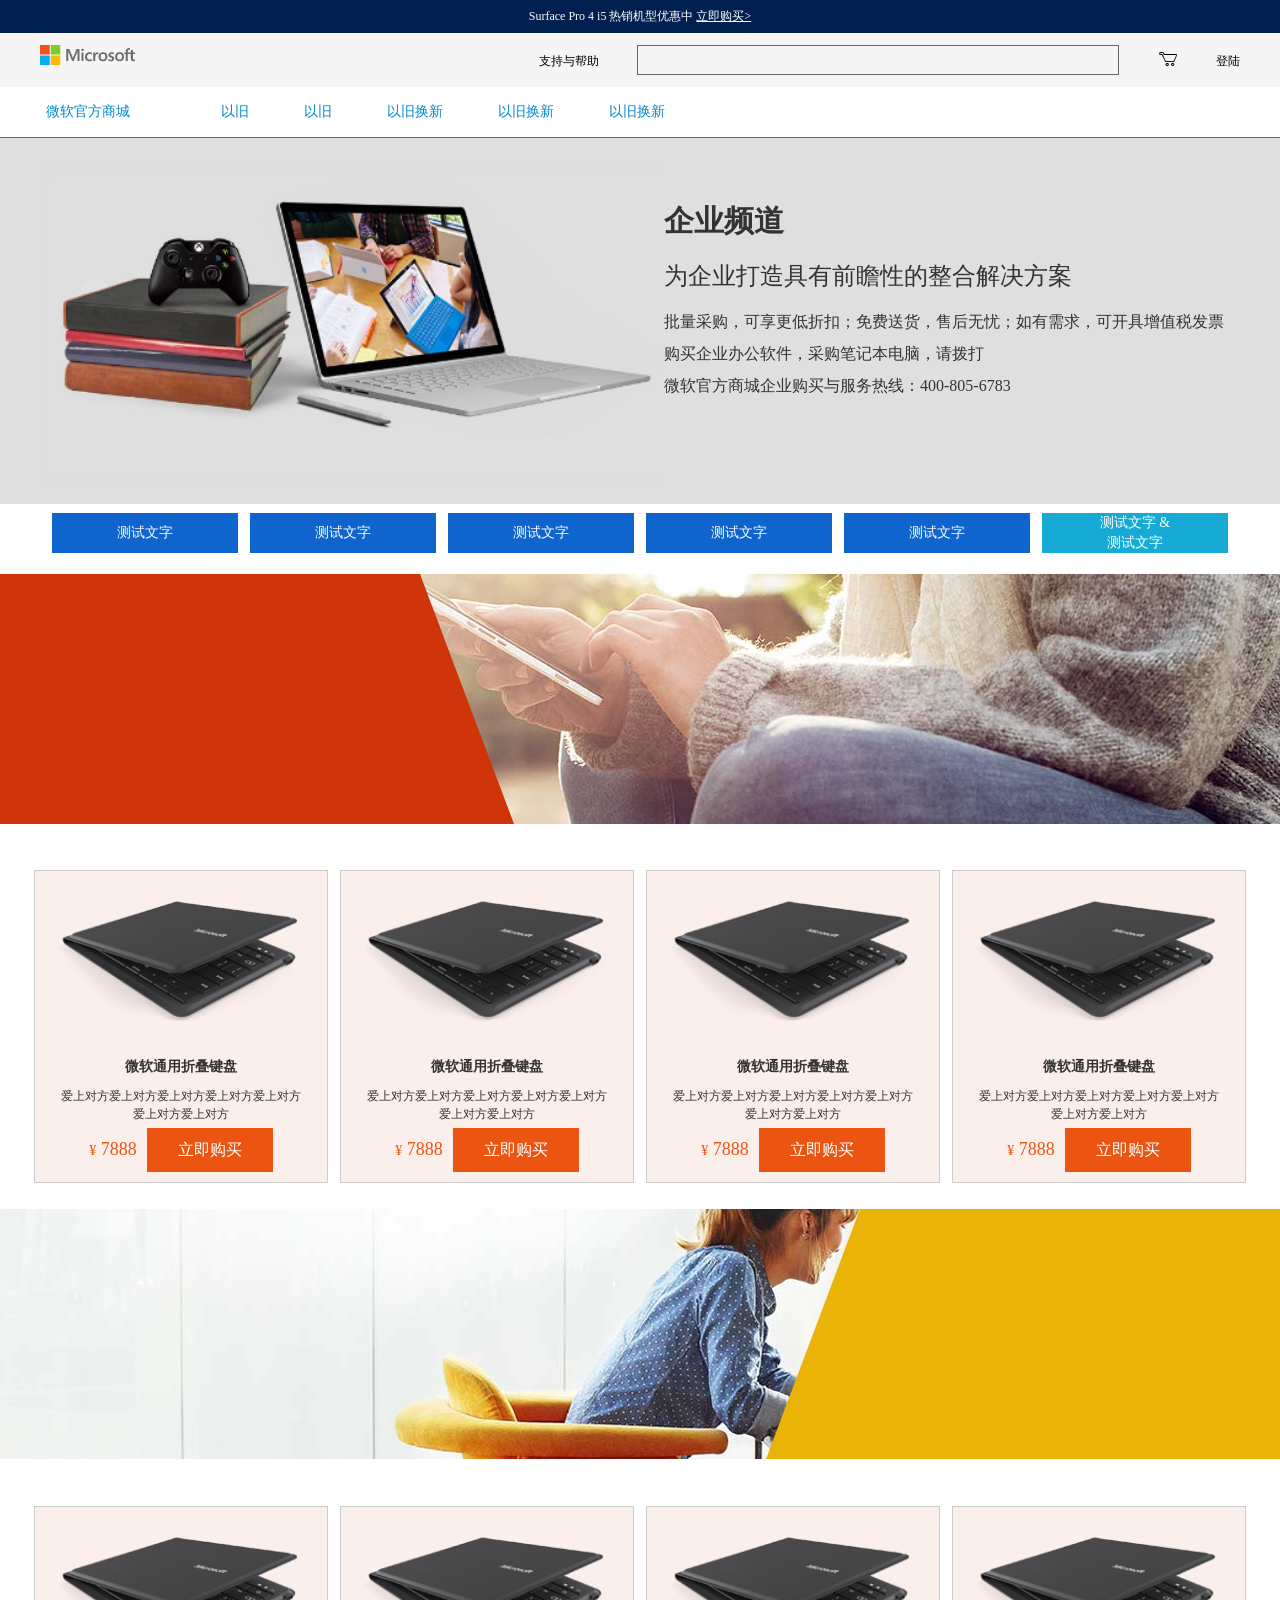
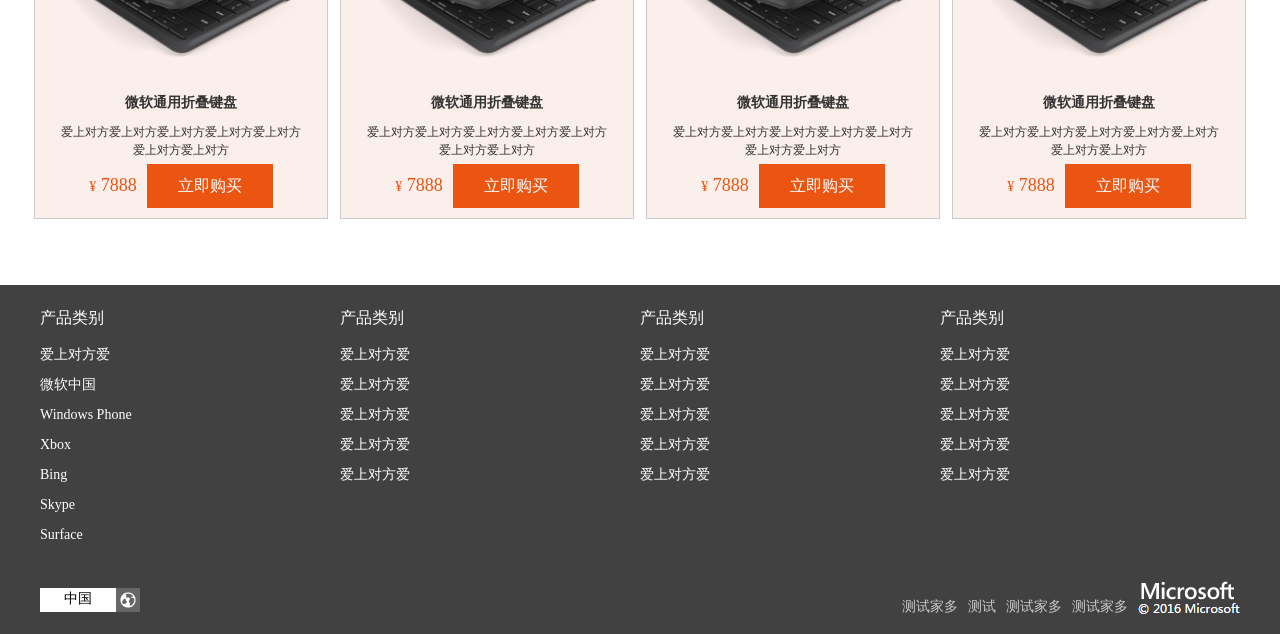
<file: index.html>
<!DOCTYPE html>
<html class="html">
<head>
    <meta charset="UTF-8">
    <title>零玖玖教育 - ljj.cn </title>
    <meta name="author" content="零玖玖教育 - ljj.cn">
    <meta name="copyright" content="零玖玖教育 - ljj.cn">
    <meta name="description" content="零玖玖教育，是一家专注的前端开发培训的公司，是目前培训行业中最具口碑的机构。我们向学员提供了JavaScript、nodeJs、AngularJS、jQuery、HTML+CSS、HTML5+CSS3，移动端等课程。">
    
    <meta name="viewport" id="viewport" content="width=device-width,initial-scale=1,user-scalable=0">
    <link rel="stylesheet" href="style/reset.css" type="text/css">
    <link rel="stylesheet" href="style/common.css" type="text/css">
    <link rel="stylesheet" href="style/pad.css" type="text/css" media="(min-width:768px)">
    <link rel="stylesheet" href="style/pc.css" type="text/css" media="(min-width:1000px)">
    <link rel="stylesheet" href="style/pc-w.css" type="text/css" media="(min-width:1200px)">
</head>
<body>
<div class="wrgg">
    Surface Pro 4 i5 热销机型优惠中 <a href="#">立即购买></a>
</div>
<div class="g_header">
    <div class="clearfix cw">
        <a href="#" class="u_logo fl"></a>
        <div class="m_header_icon fr">
            <a href="#" class="u_help pcshow">支持与帮助</a>
            <a href="#" class="u_search iconfont pchide">&#xe625;</a>
            <span class="u_search_input pcshow"><input type="text"></span>
            <a href="#" class="u_shop iconfont">&#xe60a;</a>
            <a href="#" class="u_user iconfont pchide">&#xe601;</a>
            <a href="#" class="u_login pcshow">登陆</a>
        </div>
    </div>
</div>
<div class="g_nav">
    <div class="g_nav_bd cw clearfix">
        <a href="#" class="u_wrlink">微软官方商城</a>
        <a href="#" class="u_menu_btn iconfont pchide">&#xe634;</a>
        <div class="g_nav_list pcblock">
            <ul class="m_nav_list clearfix">
                <li class="m_drog_menu">
                    <a href="#">以旧</a>
                    <ul class="hide">
                        <li><a href="#">阿三地方</a></li>
                        <li><a href="#">Windows Phone</a></li>
                        <li><a href="#">阿三地方</a></li>
                        <li><a href="#">阿三地方</a></li>
                        <li><a href="#">阿三地方</a></li>
                        <li><a href="#">阿三地方</a></li>
                    </ul>
                </li>
                <li class="m_drog_menu">
                    <a href="#">以旧</a>
                    <ul class="hide">
                        <li><a href="#">阿三地方</a></li>
                        <li><a href="#">阿三地方</a></li>
                        <li><a href="#">Windows Phone</a></li>
                        <li><a href="#">阿三地方</a></li>
                        <li><a href="#">阿三地方</a></li>
                        <li><a href="#">阿三地方</a></li>
                    </ul>
                </li>
                <li><a href="#">以旧换新</a></li>
                <li><a href="#">以旧换新</a></li>
                <li><a href="#">以旧换新</a></li>
                <li class="pchide"><a href="#">支持与帮助</a></li>
                <li class="pchide"><a href="#">客服热线：4008822059 </a></li>
            </ul>
        </div>
    </div>
</div>
<div class="g_banner">
    <div class="m_banner">
        <div class="cw clearfix">
            <div class="u_banner_text">
                <h4>企业频道</h4>
                <h5>为企业打造具有前瞻性的整合解决方案</h5>
                <p>批量采购，可享更低折扣；免费送货，售后无忧；如有需求，可开具增值税发票 <br>购买企业办公软件，采购笔记本电脑，请拨打<br>微软官方商城企业购买与服务热线：400-805-6783</p>
            </div>
            <img src="images/banner_img.jpg" class="autoimg" alt="">
        </div>
    </div>
</div>
<div class="cont_nav clearfix cw">
    <!--<div class="tar"><a href="">测试文字</a><a href="">测试文字</a><a href="">测试文字</a></div>
    <div><a href="">测试文字</a><a href="">测试文字</a><a href="" class="u_towLine">测试文字 &<br>测试文字</a></div>-->
    <a href="">测试文字</a><a href="">测试文字</a><a href="">测试文字</a><a href="">测试文字</a><a href="">测试文字</a><a href="" class="u_towLine">测试文字 &<br>测试文字</a>
</div>
<div class="u_tit_info ut1">
    <div class="u_tit_c">
        <i class="u_sl"></i>
    </div>
</div>

<div class="g_sList cw">
    <div class="cw_cont clearfix">
        <div class="m_item">
            <img src="images/MIC1499-300Wx180H-1.png" class="autoimg" alt="">
            <h5>微软通用折叠键盘</h5>
            <p>爱上对方爱上对方爱上对方爱上对方爱上对方爱上对方爱上对方</p>
            <div class="m_item_fb">
                <span class="u_money"><i>&yen;</i> 7888</span><a href="#" class="u_buy">立即购买</a>
            </div>
        </div><div class="m_item">
        <img src="images/MIC1499-300Wx180H-1.png" class="autoimg" alt="">
        <h5>微软通用折叠键盘</h5>
        <p>爱上对方爱上对方爱上对方爱上对方爱上对方爱上对方爱上对方</p>
        <div class="m_item_fb">
            <span class="u_money"><i>&yen;</i> 7888</span><a href="#" class="u_buy">立即购买</a>
        </div>
    </div><div class="m_item">
        <img src="images/MIC1499-300Wx180H-1.png" class="autoimg" alt="">
        <h5>微软通用折叠键盘</h5>
        <p>爱上对方爱上对方爱上对方爱上对方爱上对方爱上对方爱上对方</p>
        <div class="m_item_fb">
            <span class="u_money"><i>&yen;</i> 7888</span><a href="#" class="u_buy">立即购买</a>
        </div>
    </div><div class="m_item">
        <img src="images/MIC1499-300Wx180H-1.png" class="autoimg" alt="">
        <h5>微软通用折叠键盘</h5>
        <p>爱上对方爱上对方爱上对方爱上对方爱上对方爱上对方爱上对方</p>
        <div class="m_item_fb">
            <span class="u_money"><i>&yen;</i> 7888</span><a href="#" class="u_buy">立即购买</a>
        </div>
    </div>
    </div>
</div>

<div class="u_tit_info ut2">
    <div class="u_tit_c fr">
        <i class="u_sr"></i>
    </div>
</div>

<div class="g_sList cw">
    <div class="cw_cont clearfix">
        <div class="m_item">
            <img src="images/MIC1499-300Wx180H-1.png" class="autoimg" alt="">
            <h5>微软通用折叠键盘</h5>
            <p>爱上对方爱上对方爱上对方爱上对方爱上对方爱上对方爱上对方</p>
            <div class="m_item_fb">
                <span class="u_money"><i>&yen;</i> 7888</span><a href="#" class="u_buy">立即购买</a>
            </div>
        </div><div class="m_item">
        <img src="images/MIC1499-300Wx180H-1.png" class="autoimg" alt="">
        <h5>微软通用折叠键盘</h5>
        <p>爱上对方爱上对方爱上对方爱上对方爱上对方爱上对方爱上对方</p>
        <div class="m_item_fb">
            <span class="u_money"><i>&yen;</i> 7888</span><a href="#" class="u_buy">立即购买</a>
        </div>
    </div><div class="m_item">
        <img src="images/MIC1499-300Wx180H-1.png" class="autoimg" alt="">
        <h5>微软通用折叠键盘</h5>
        <p>爱上对方爱上对方爱上对方爱上对方爱上对方爱上对方爱上对方</p>
        <div class="m_item_fb">
            <span class="u_money"><i>&yen;</i> 7888</span><a href="#" class="u_buy">立即购买</a>
        </div>
    </div><div class="m_item">
        <img src="images/MIC1499-300Wx180H-1.png" class="autoimg" alt="">
        <h5>微软通用折叠键盘</h5>
        <p>爱上对方爱上对方爱上对方爱上对方爱上对方爱上对方爱上对方</p>
        <div class="m_item_fb">
            <span class="u_money"><i>&yen;</i> 7888</span><a href="#" class="u_buy">立即购买</a>
        </div>
    </div>
    </div>
</div>

<div class="g_footer">
    <div class="cw">
        <div class="m_footer_hd clearfix">
            <dl>
                <dt>产品类别 <i class="iconfont">&#xe600;</i></dt>
                <dd>爱上对方爱</dd>
                <dd>微软中国</dd>
                <dd>Windows Phone</dd>
                <dd>Xbox</dd>
                <dd>Bing</dd>
                <dd>Skype</dd>
                <dd>Surface</dd>
            </dl>
            <dl>
                <dt>产品类别 <i class="iconfont">&#xe600;</i></dt>
                <dd>爱上对方爱</dd>
                <dd>爱上对方爱</dd>
                <dd>爱上对方爱</dd>
                <dd>爱上对方爱</dd>
                <dd>爱上对方爱</dd>
            </dl>
            <dl>
                <dt>产品类别 <i class="iconfont">&#xe600;</i></dt>
                <dd>爱上对方爱</dd>
                <dd>爱上对方爱</dd>
                <dd>爱上对方爱</dd>
                <dd>爱上对方爱</dd>
                <dd>爱上对方爱</dd>
            </dl>
            <dl>
                <dt>产品类别 <i class="iconfont">&#xe600;</i></dt>
                <dd>爱上对方爱</dd>
                <dd>爱上对方爱</dd>
                <dd>爱上对方爱</dd>
                <dd>爱上对方爱</dd>
                <dd>爱上对方爱</dd>
            </dl>
        </div>
        <div class="m_footer_bd clearfix">
            <a href="#" class="u_tab_sel">中国</a>
            <ul class="u_about_info">
                <li><a href="#">测试家多</a></li>
                <li><a href="#">测试</a></li>
                <li><a href="#">测试家多</a></li>
                <li><a href="#">测试家多</a></li>
            </ul>
        </div>
    </div>
</div>













































<!--
    样式表：
        common  手机/公用样式
        pad     ipad、Samsung Pad
        pc      电脑 （兼顾 ipad 横屏）


        插件：
        https://browsersync.io/
         打开官网，按照提示 在node commond 窗口下 输入
            npm install -g browser-sync
            如果是mac  $ npm install -g browser-sync
        等待5-10分钟

        在cmd下，输入这个命令：
        browser-sync start --server --files "style/*.css","*.html"

-->

</body>
</html>
</file>
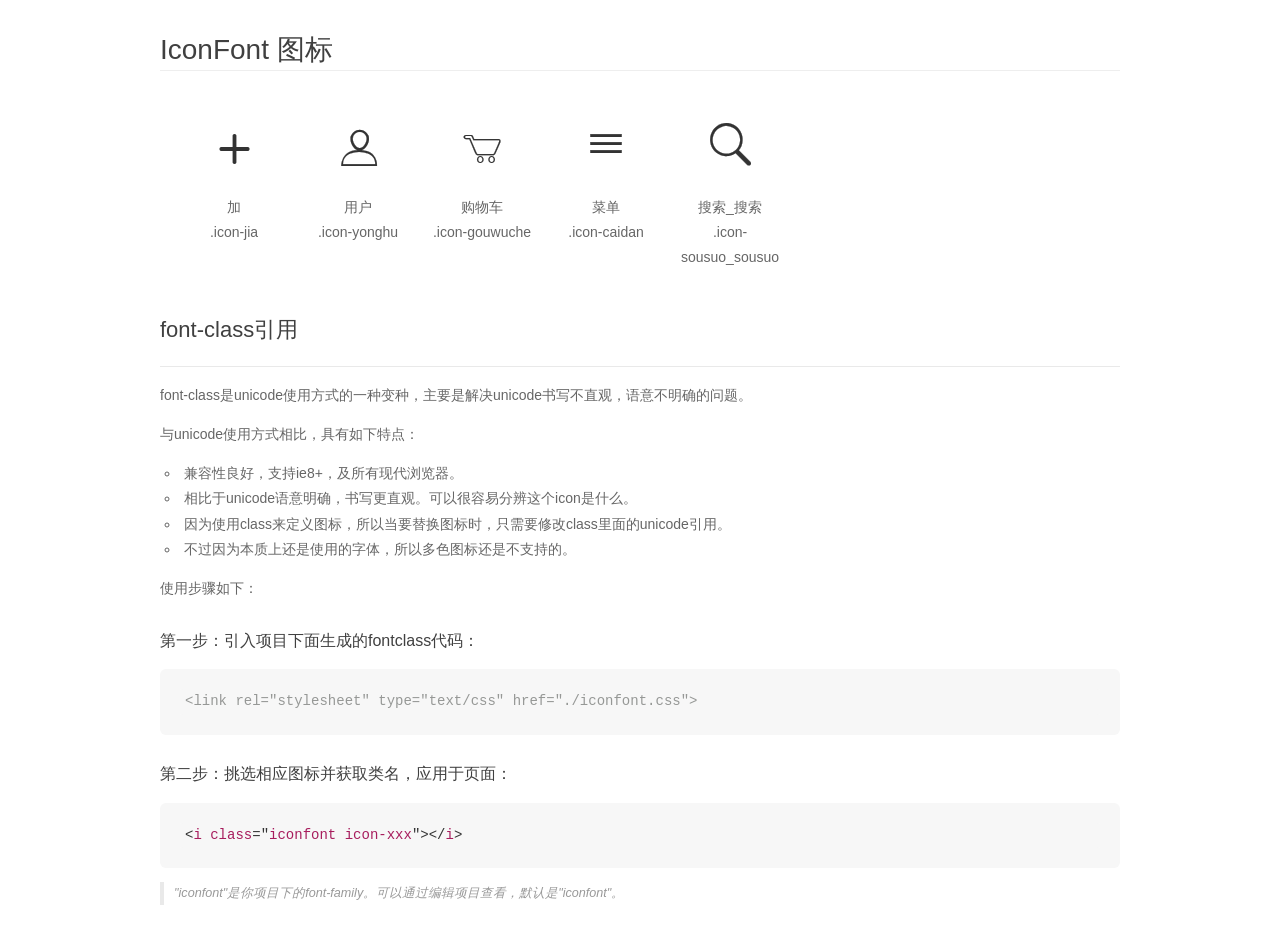
<file: font/demo_fontclass.html>
<!DOCTYPE html>
<html>
<head>
    <meta charset="utf-8"/>
    <title>IconFont</title>
    <link rel="stylesheet" href="demo.css">
    <link rel="stylesheet" href="iconfont.css">
</head>
<body>
    <div class="main markdown">
        <h1>IconFont 图标</h1>
        <ul class="icon_lists clear">
            
                <li>
                <i class="icon iconfont icon-jia"></i>
                    <div class="name">加</div>
                    <div class="fontclass">.icon-jia</div>
                </li>
            
                <li>
                <i class="icon iconfont icon-yonghu"></i>
                    <div class="name">用户</div>
                    <div class="fontclass">.icon-yonghu</div>
                </li>
            
                <li>
                <i class="icon iconfont icon-gouwuche"></i>
                    <div class="name">购物车</div>
                    <div class="fontclass">.icon-gouwuche</div>
                </li>
            
                <li>
                <i class="icon iconfont icon-caidan"></i>
                    <div class="name">菜单</div>
                    <div class="fontclass">.icon-caidan</div>
                </li>
            
                <li>
                <i class="icon iconfont icon-sousuo_sousuo"></i>
                    <div class="name">搜索_搜索</div>
                    <div class="fontclass">.icon-sousuo_sousuo</div>
                </li>
            
        </ul>

        <h2 id="font-class-">font-class引用</h2>
        <hr>

        <p>font-class是unicode使用方式的一种变种，主要是解决unicode书写不直观，语意不明确的问题。</p>
        <p>与unicode使用方式相比，具有如下特点：</p>
        <ul>
        <li>兼容性良好，支持ie8+，及所有现代浏览器。</li>
        <li>相比于unicode语意明确，书写更直观。可以很容易分辨这个icon是什么。</li>
        <li>因为使用class来定义图标，所以当要替换图标时，只需要修改class里面的unicode引用。</li>
        <li>不过因为本质上还是使用的字体，所以多色图标还是不支持的。</li>
        </ul>
        <p>使用步骤如下：</p>
        <h3 id="-fontclass-">第一步：引入项目下面生成的fontclass代码：</h3>


        <pre><code class="lang-js hljs javascript"><span class="hljs-comment">&lt;link rel="stylesheet" type="text/css" href="./iconfont.css"&gt;</span></code></pre>
        <h3 id="-">第二步：挑选相应图标并获取类名，应用于页面：</h3>
        <pre><code class="lang-css hljs">&lt;<span class="hljs-selector-tag">i</span> <span class="hljs-selector-tag">class</span>="<span class="hljs-selector-tag">iconfont</span> <span class="hljs-selector-tag">icon-xxx</span>"&gt;&lt;/<span class="hljs-selector-tag">i</span>&gt;</code></pre>
        <blockquote>
        <p>"iconfont"是你项目下的font-family。可以通过编辑项目查看，默认是"iconfont"。</p>
        </blockquote>
    </div>
</body>
</html>
</file>
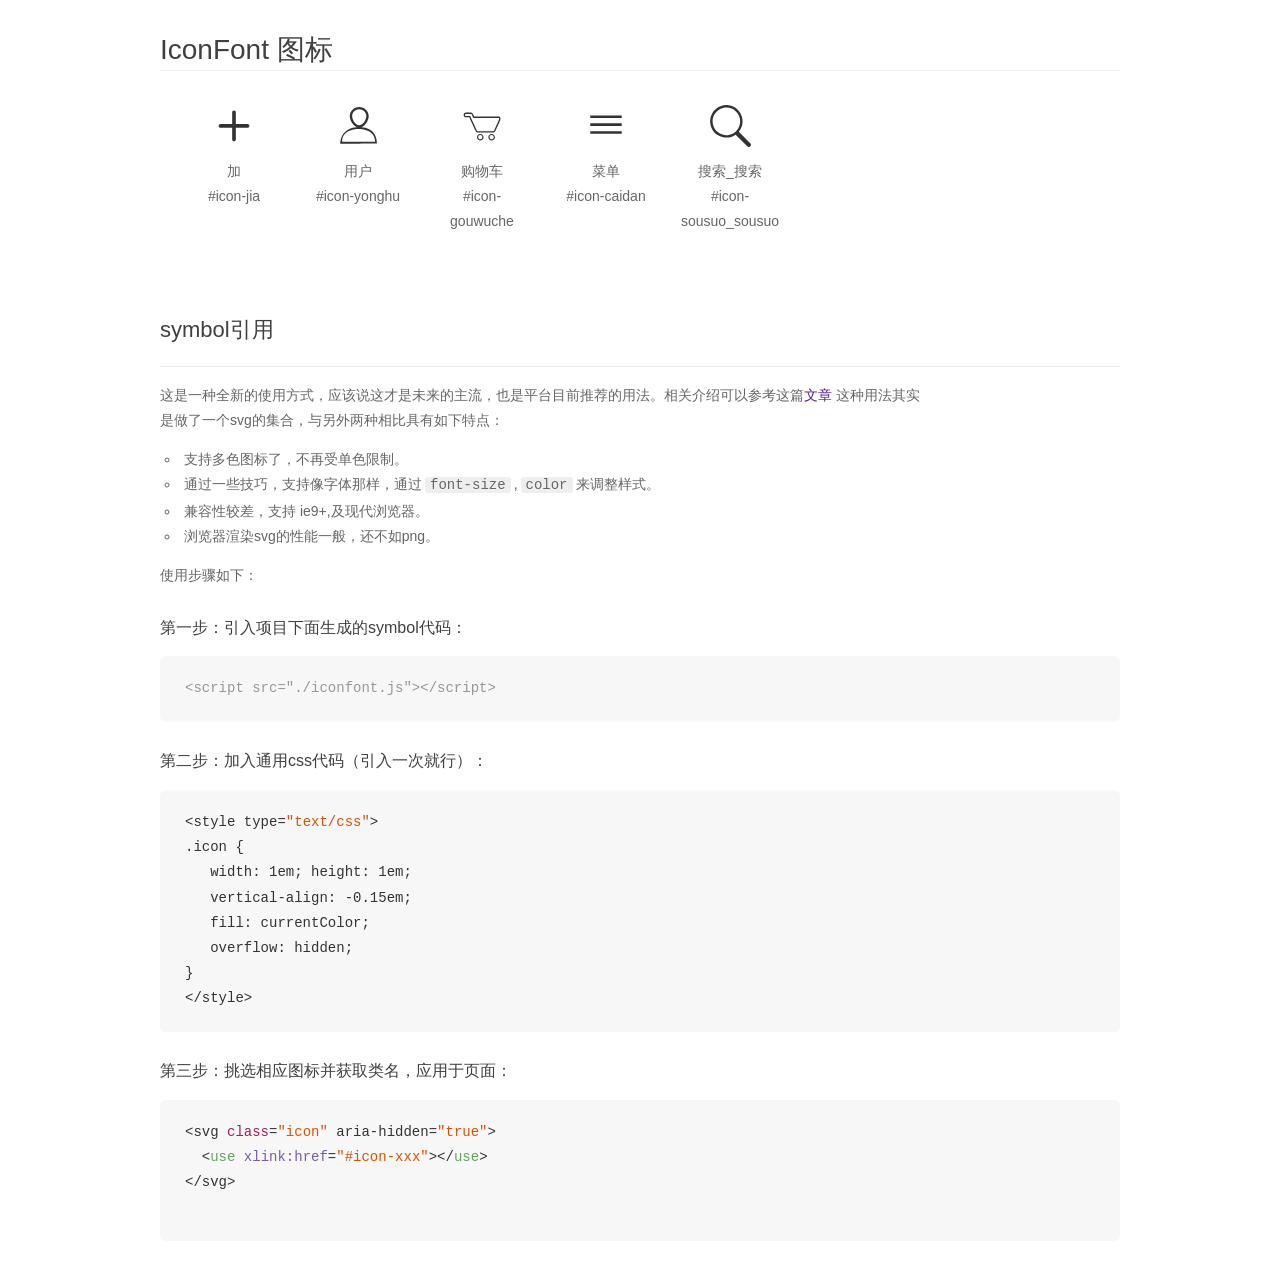
<file: font/demo_symbol.html>
<!DOCTYPE html>
<html>
<head>
    <meta charset="utf-8"/>
    <title>IconFont</title>
    <link rel="stylesheet" href="demo.css">
    <script src="iconfont.js"></script>

    <style type="text/css">
        .icon {
          /* 通过设置 font-size 来改变图标大小 */
          width: 1em; height: 1em;
          /* 图标和文字相邻时，垂直对齐 */
          vertical-align: -0.15em;
          /* 通过设置 color 来改变 SVG 的颜色/fill */
          fill: currentColor;
          /* path 和 stroke 溢出 viewBox 部分在 IE 下会显示
             normalize.css 中也包含这行 */
          overflow: hidden;
        }

    </style>
</head>
<body>
    <div class="main markdown">
        <h1>IconFont 图标</h1>
        <ul class="icon_lists clear">
            
                <li>
                    <svg class="icon" aria-hidden="true">
                        <use xlink:href="#icon-jia"></use>
                    </svg>
                    <div class="name">加</div>
                    <div class="fontclass">#icon-jia</div>
                </li>
            
                <li>
                    <svg class="icon" aria-hidden="true">
                        <use xlink:href="#icon-yonghu"></use>
                    </svg>
                    <div class="name">用户</div>
                    <div class="fontclass">#icon-yonghu</div>
                </li>
            
                <li>
                    <svg class="icon" aria-hidden="true">
                        <use xlink:href="#icon-gouwuche"></use>
                    </svg>
                    <div class="name">购物车</div>
                    <div class="fontclass">#icon-gouwuche</div>
                </li>
            
                <li>
                    <svg class="icon" aria-hidden="true">
                        <use xlink:href="#icon-caidan"></use>
                    </svg>
                    <div class="name">菜单</div>
                    <div class="fontclass">#icon-caidan</div>
                </li>
            
                <li>
                    <svg class="icon" aria-hidden="true">
                        <use xlink:href="#icon-sousuo_sousuo"></use>
                    </svg>
                    <div class="name">搜索_搜索</div>
                    <div class="fontclass">#icon-sousuo_sousuo</div>
                </li>
            
        </ul>


        <h2 id="symbol-">symbol引用</h2>
        <hr>

        <p>这是一种全新的使用方式，应该说这才是未来的主流，也是平台目前推荐的用法。相关介绍可以参考这篇<a href="">文章</a>
        这种用法其实是做了一个svg的集合，与另外两种相比具有如下特点：</p>
        <ul>
          <li>支持多色图标了，不再受单色限制。</li>
          <li>通过一些技巧，支持像字体那样，通过<code>font-size</code>,<code>color</code>来调整样式。</li>
          <li>兼容性较差，支持 ie9+,及现代浏览器。</li>
          <li>浏览器渲染svg的性能一般，还不如png。</li>
        </ul>
        <p>使用步骤如下：</p>
        <h3 id="-symbol-">第一步：引入项目下面生成的symbol代码：</h3>
        <pre><code class="lang-js hljs javascript"><span class="hljs-comment">&lt;script src="./iconfont.js"&gt;&lt;/script&gt;</span></code></pre>
        <h3 id="-css-">第二步：加入通用css代码（引入一次就行）：</h3>
        <pre><code class="lang-js hljs javascript">&lt;style type=<span class="hljs-string">"text/css"</span>&gt;
.icon {
   width: <span class="hljs-number">1</span>em; height: <span class="hljs-number">1</span>em;
   vertical-align: <span class="hljs-number">-0.15</span>em;
   fill: currentColor;
   overflow: hidden;
}
&lt;<span class="hljs-regexp">/style&gt;</span></code></pre>
        <h3 id="-">第三步：挑选相应图标并获取类名，应用于页面：</h3>
        <pre><code class="lang-js hljs javascript">&lt;svg <span class="hljs-class"><span class="hljs-keyword">class</span></span>=<span class="hljs-string">"icon"</span> aria-hidden=<span class="hljs-string">"true"</span>&gt;<span class="xml"><span class="hljs-tag">
  &lt;<span class="hljs-name">use</span> <span class="hljs-attr">xlink:href</span>=<span class="hljs-string">"#icon-xxx"</span>&gt;</span><span class="hljs-tag">&lt;/<span class="hljs-name">use</span>&gt;</span>
</span>&lt;<span class="hljs-regexp">/svg&gt;
        </span></code></pre>
    </div>
</body>
</html>
</file>
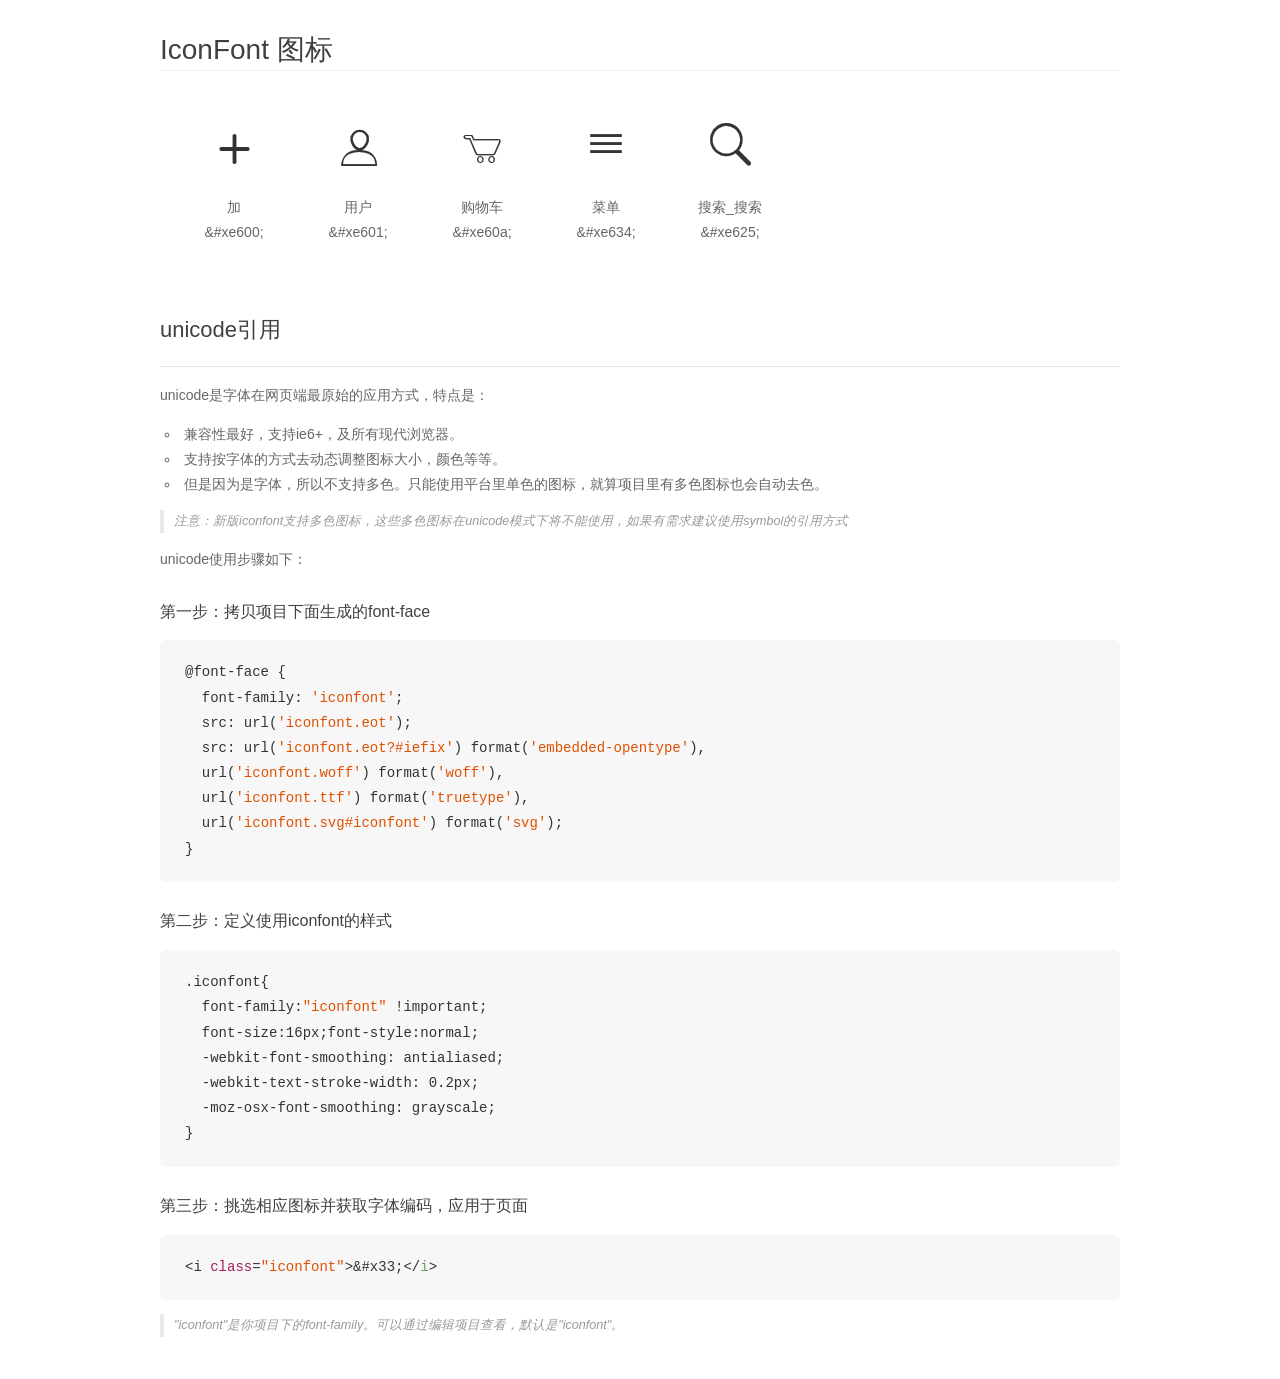
<file: font/demo_unicode.html>
<!DOCTYPE html>
<html>
<head>
    <meta charset="utf-8"/>
    <title>IconFont</title>
    <link rel="stylesheet" href="demo.css">

    <style type="text/css">

        @font-face {font-family: "iconfont";
          src: url('iconfont.eot'); /* IE9*/
          src: url('iconfont.eot#iefix') format('embedded-opentype'), /* IE6-IE8 */
          url('iconfont.woff') format('woff'), /* chrome, firefox */
          url('iconfont.ttf') format('truetype'), /* chrome, firefox, opera, Safari, Android, iOS 4.2+*/
          url('iconfont.svg#iconfont') format('svg'); /* iOS 4.1- */
        }

        .iconfont {
          font-family:"iconfont" !important;
          font-size:16px;
          font-style:normal;
          -webkit-font-smoothing: antialiased;
          -webkit-text-stroke-width: 0.2px;
          -moz-osx-font-smoothing: grayscale;
        }

    </style>
</head>
<body>
    <div class="main markdown">
        <h1>IconFont 图标</h1>
        <ul class="icon_lists clear">
            
                <li>
                <i class="icon iconfont">&#xe600;</i>
                    <div class="name">加</div>
                    <div class="code">&amp;#xe600;</div>
                </li>
            
                <li>
                <i class="icon iconfont">&#xe601;</i>
                    <div class="name">用户</div>
                    <div class="code">&amp;#xe601;</div>
                </li>
            
                <li>
                <i class="icon iconfont">&#xe60a;</i>
                    <div class="name">购物车</div>
                    <div class="code">&amp;#xe60a;</div>
                </li>
            
                <li>
                <i class="icon iconfont">&#xe634;</i>
                    <div class="name">菜单</div>
                    <div class="code">&amp;#xe634;</div>
                </li>
            
                <li>
                <i class="icon iconfont">&#xe625;</i>
                    <div class="name">搜索_搜索</div>
                    <div class="code">&amp;#xe625;</div>
                </li>
            
        </ul>
        <h2 id="unicode-">unicode引用</h2>
        <hr>

        <p>unicode是字体在网页端最原始的应用方式，特点是：</p>
        <ul>
        <li>兼容性最好，支持ie6+，及所有现代浏览器。</li>
        <li>支持按字体的方式去动态调整图标大小，颜色等等。</li>
        <li>但是因为是字体，所以不支持多色。只能使用平台里单色的图标，就算项目里有多色图标也会自动去色。</li>
        </ul>
        <blockquote>
        <p>注意：新版iconfont支持多色图标，这些多色图标在unicode模式下将不能使用，如果有需求建议使用symbol的引用方式</p>
        </blockquote>
        <p>unicode使用步骤如下：</p>
        <h3 id="-font-face">第一步：拷贝项目下面生成的font-face</h3>
        <pre><code class="lang-js hljs javascript">@font-face {
  font-family: <span class="hljs-string">'iconfont'</span>;
  src: url(<span class="hljs-string">'iconfont.eot'</span>);
  src: url(<span class="hljs-string">'iconfont.eot?#iefix'</span>) format(<span class="hljs-string">'embedded-opentype'</span>),
  url(<span class="hljs-string">'iconfont.woff'</span>) format(<span class="hljs-string">'woff'</span>),
  url(<span class="hljs-string">'iconfont.ttf'</span>) format(<span class="hljs-string">'truetype'</span>),
  url(<span class="hljs-string">'iconfont.svg#iconfont'</span>) format(<span class="hljs-string">'svg'</span>);
}
</code></pre>
        <h3 id="-iconfont-">第二步：定义使用iconfont的样式</h3>
        <pre><code class="lang-js hljs javascript">.iconfont{
  font-family:<span class="hljs-string">"iconfont"</span> !important;
  font-size:<span class="hljs-number">16</span>px;font-style:normal;
  -webkit-font-smoothing: antialiased;
  -webkit-text-stroke-width: <span class="hljs-number">0.2</span>px;
  -moz-osx-font-smoothing: grayscale;
}
</code></pre>
        <h3 id="-">第三步：挑选相应图标并获取字体编码，应用于页面</h3>
        <pre><code class="lang-js hljs javascript">&lt;i <span class="hljs-class"><span class="hljs-keyword">class</span></span>=<span class="hljs-string">"iconfont"</span>&gt;&amp;#x33;<span class="xml"><span class="hljs-tag">&lt;/<span class="hljs-name">i</span>&gt;</span></span></code></pre>

        <blockquote>
        <p>"iconfont"是你项目下的font-family。可以通过编辑项目查看，默认是"iconfont"。</p>
        </blockquote>
    </div>


</body>
</html>
</file>
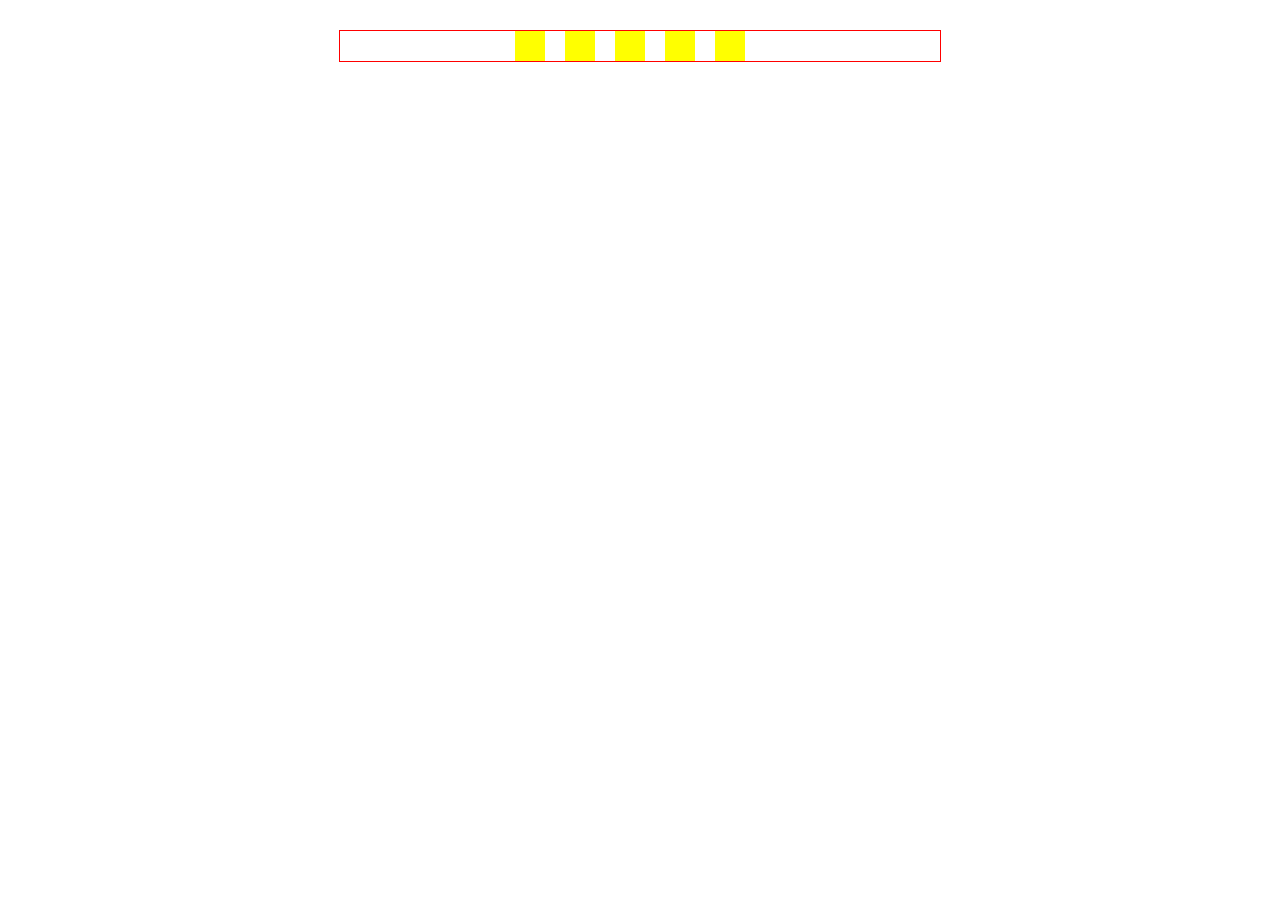
<file: style/分页.html>
<!DOCTYPE html>
<html lang="en">
<head>
    <meta charset="UTF-8">
    <title>Title</title>

    <style>
        .box{
            width: 600px;
            height: 30px;
            margin: 30px auto;
            border:solid 1px red;

            text-align: center;
        }
        .box a{
            display: inline-block;
            height: 30px;
            width: 30px;
            margin-right: 20px;
            background-color: yellow;
        }

    </style>
</head>
<body>
    <div class="box">
        <a href=""></a><a href=""></a><a href=""></a><a href=""></a><a href=""></a>
    </div>
</body>
</html>
</file>
<file: style/common.css>
@charset "utf-8";

@font-face {
    font-family: 'iconfont';
    src: url('../font/iconfont.eot');
    src: url('../font/iconfont.eot?#iefix') format('embedded-opentype'),
    url('../font/iconfont.woff') format('woff'),
    url('../font/iconfont.ttf') format('truetype'),
    url('../font/iconfont.svg#iconfont') format('svg');
}
.iconfont{
    font-family:"iconfont" !important;
    font-size:16px;font-style:normal;
    -webkit-font-smoothing: antialiased;
    -webkit-text-stroke-width: 0.2px;
    -moz-osx-font-smoothing: grayscale;
}

body{
    /*font-family: "Microsoft YaHei","微软雅黑";*/
    font-family: punctuation, PingFangSC-Regular, "Microsoft YaHei", "微软雅黑";
}
/*顶部的广告条 */
.wrgg{
    background-color: #002050;
    height: 33px;
    color: #FFF;
    line-height: 33px;
    font-size: 12px;
    text-align: center;
}
.wrgg a{
    color: #FFF;
    text-decoration: underline;
}
/*logo 搜索 等*/
.g_header{
    padding: 12px;
    background-color: #F5F5F5;
}
.u_logo{
    width: 95px;
    height: 20px;
    background: url(../images/logo.jpg) 0 0 no-repeat;
    float: left;
}
.m_header_icon a{
    display: inline-block;
    height:20px;
    line-height: 20px;
    font-size: 20px;
    color: #000;
    margin-left: 35px;
    font-size: 20px;
}
/*导航*/
.g_nav{
    border-bottom: solid 1px #666;
}
.g_nav_bd{
    padding: 0 0 0 12px;
    height: 50px;
    line-height: 50px;
    position: relative;
}
.u_wrlink{
    font-size: 14px;
    float: left;
}
.u_menu_btn{
    float: right;
    width: 48px;
    height: 48px;
    border: solid 1px #FFF;
    line-height: 48px;
    text-align: center;
    font-size: 30px;
}
.u_mb_active{
    border-left-color: #666;
    border-top-color: #666;
    border-bottom: solid 1px #FFF;
    position: relative;
    height: 49px;
}
.g_nav_list{
    position: absolute;
    left: 0;
    top: 100%;
    width: 100%;
}
.m_nav_list a{
    padding-left: 20px;
}
.m_drog_menu ul{
    display: none;
}
.m_drog_menu ul li{
    float: none;
}
.m_drog_menu ul a{
    display: block;
    padding-left: 40px;
}
.m_nav_list ul a:hover{
    background-color: #67C8F3;
}

/*焦点图*/
.m_banner{
    background-color: #DFDFDF;
    padding: 20px;
}
/*畅销排行*/
.cont_nav{
    padding: 9px 0;
    /*text-align: center;*/
    /*background-color: yellowgreen;*/
}

.cont_nav a{
    display: inline-block;
    width: 32%;
    height: 40px;
    text-align: center;
    line-height: 40px;
    font-size: 14px;
    background-color: #0F64CE;
    color: #FFF;
    margin-left: 1%;
    margin-bottom: 1%;
    vertical-align: middle;
}
.cont_nav .u_towLine{
    line-height: 20px;
    background-color: #17AAD5;
}

/*配图*/
.u_tit_info{
    height: 160px;
    background-repeat: no-repeat;
    background-position: center center;
}
.ut1{
    background-image: url(../images/lumia-banner.jpg);
}
.ut1 .u_tit_c{
    background-color: #D0340A;
}
.ut2{
    background-image: url(../images/office-banner.jpg);
    background-color: #E9B407;
}
.ut2 .u_tit_c{
    background-color: #E9B407;
}
.u_tit_c{
    height: 100%;
    width: 208px;
    position: relative;
}
.u_sl{
    position: absolute;
    right: -94px;
    top: 0;
    width: 0;
    height: 0;
    overflow: hidden;
    border-style: solid;
    border-width: 160px 0 0 94px;
    border-color: transparent transparent transparent #D0340A;
}
.u_sr{
    position: absolute;
    left: -94px;
    top: 0;
    width: 0;
    height: 0;
    overflow: hidden;
    border-style: solid;
    border-width: 0 0 160px 94px;
    border-color: transparent transparent #E9B407 transparent;
}

/*商品 列表*/
.g_sList{
    padding: 40px 20px 20px;
}
.m_item{
    border: solid 1px #ccc;
    background-color: #FBEFEC;
    text-align: center;
    padding-bottom: 20px;
    margin-bottom: 20px;
}
.m_item h5{
    margin: 20px 0;
    font-size: 24px;
}
.m_item h5,
.m_item p{
    padding: 0 20px;
}
.m_item p{
    margin: 30px 0;
}
.u_money{
    font-size: 24px;
    color: #EC5411;
}
.u_money i{
    font-size: 14px;
}
.u_buy{
    width: 126px;
    height: 44px;
    font-size: 24px;
    color: #FFF;
    background-color: #EC5411;
    text-align: center;
    line-height: 44px;
    display: inline-block;
    margin-left: 10px;
}

/*底部*/
.g_footer{
    background-color: #414141;
    padding: 10px 20px 20px;
    color: #FFFFFF;
    margin-top: 40px;
}
.m_footer_hd{
    margin-bottom: 30px;
}
.m_footer_hd dl{
    font-size: 16px;
}
.m_footer_hd dl dt{
    height: 45px;
    line-height: 45px;
    border-bottom: solid 1px #737373;
}
.m_footer_hd dl dt i{
    float: right;
}
.m_footer_hd dl dd{
    display: none;
    height: 30px;
    line-height: 30px;
    padding-left: 20px;
}
.u_tab_sel{
    height: 24px;
    width: 76px;
    background: url(../images/qiu.jpg) right top no-repeat #FFF;
    padding-right: 24px;
    display: inline-block;
    text-align: center;
    color: #000;
}
.u_about_info{
    padding-top: 20px;
    line-height: 20px;
    padding-bottom: 50px;
    background: url(../images/ms.jpg) left bottom no-repeat;
}
.u_about_info a{
    color: #C8C8C8;
    display: block;
}






















































/*公用样式*/
html .pcshow{
    display: none;
}
.html .hide{
    display: none;
}
html .pcblock{
    display: none;
}
.autoimg{
    max-width: 100%;
}
.u_banner_text h4{
    font-size: 24px;
    margin-bottom: .5em;
}
.u_banner_text h5{
    font-size: 20px;
    margin-bottom: .5em;
    font-weight: normal;
}
.u_banner_text p{
    font-size: 14px;
    line-height: 2;
}
</file>
<file: style/pad.css>
@charset "utf-8";

/*焦点图*/
.m_banner img{
    float: left;
    width: 52%;
}
.u_banner_text{
    float: right;
    width: 48%;
}
/*畅销排行*/
/*.cont_nav div{
    float: left;
    width: 50%;
}
.cont_nav .tar{
    text-align: right;
}*/


.cont_nav a {
    width: 15.5%;
    margin-left: 1%;
}

.u_tit_c{
    width: 420px;
}

.g_sList{
    padding: 40px 0 0;
    text-align: center;
}
.m_item{
    /*float: left;*/
    display: inline-block;
    width: 47%;
    margin: 1%;
    box-sizing: border-box;
}
</file>
<file: style/pc.css>
@charset "utf-8";

/*pc下 显示的搜索框*/
.u_search_input{
    width: 460px;
    border: solid 1px #666;
    height: 28px;
    padding: 0 10px;
    display: inline-block;
    margin-left: 35px;
}
.u_search_input input{
    display: inline-block;
    width: 100%;
    height: 28px;
    line-height: 28px;
}
.m_header_icon .u_help,
.m_header_icon .u_login{
    font-size: 12px;
}
/*body *{*/
    /*background-color: yellowgreen !important;*/
/*}*/

/*导航*/
.g_nav_list{
    position: static;
    /*margin-left: 155px;*/
    /*background-color: yellowgreen;*/
    /*float: left;*/
    margin-left: 155px;
    width: auto;
}
.m_nav_list li{
    float: left;
    margin-right: 15px;
    position: relative;
}
.m_nav_list ul{
    display: block;
    position: absolute;
    left: 0;
    top: 100%;
    border: solid 1px #666;
    border-top: none;
    margin-top: -1px;
    background-color: #fff;
    z-index: 2;
}
.m_nav_list ul li{
    margin-right: 0;
}
.m_nav_list a{
    padding: 0 20px;
}
.m_nav_list ul a{
    white-space: nowrap;
    padding: 0 20px;
    color: #000;
}
.u_banner_text{
    padding-top: 10px;
}
.u_banner_text h4{
    font-size: 30px;
    margin-bottom: .5em;
}
.u_banner_text h5{
    font-size: 24px;
    margin-bottom: .5em;
}
.u_banner_text p{
    font-size: 16px;
    line-height: 2;
}

.u_tit_info{
    height: 250px;
}
.u_sl{
    border-width: 250px 0 0 94px;
}
.u_sr{
    border-width: 0 0 250px 94px;
}
.g_sList {
    padding-bottom: 20px;
}
.m_item{
    /*float: left;*/
    display: inline-block;
    width: 24%;
    margin: .5%;
    box-sizing: border-box;
    padding-bottom: 10px;
}
.m_item h5{
    font-size: 14px;
    margin: 10px 0;
}
.m_item p{
    font-size: 12px;
    margin: 5px 0;
}
.u_money{
    font-size: 18px;
}
.u_buy{
    font-size: 16px;
}
/*底部*/
.m_footer_hd dl{
    width: 25%;
    float: left;
}
.m_footer_hd dl dt{
    border-bottom: none;
}
.m_footer_hd dl i{
    display: none;
}
.m_footer_hd dl dd{
    display: block;
    font-size: 14px;
    padding-left: 0;
}
.u_tab_sel{
    float: left;
    margin-top: 8px;
}
.u_about_info{
    float: right;
    padding-bottom: 0;
    background-position: right bottom;
    padding-right: 112px;
    line-height: 1;
}
.u_about_info li{
    float: left;
    margin-left: 10px;
}





/*公用样式*/
.cw{
    width: 900px;
    margin-left: auto;
    margin-right: auto;
}
.cw_cont{
    margin: 0 -1%;
}
html .pcshow{
    display: inline-block;
}
html .pchide{
    display: none;
}
</file>
<file: style/pc-w.css>
@charset "utf-8";

/*pc下 显示的搜索框*/
.u_search_input{
    width: 460px;
    border: solid 1px #666;
    height: 28px;
    padding: 0 10px;
    display: inline-block;
    margin-left: 35px;
}
.u_search_input input{
    display: inline-block;
    width: 100%;
    height: 28px;
    line-height: 28px;
}
.m_header_icon .u_help,
.m_header_icon .u_login{
    font-size: 12px;
}

/*导航*/

.m_nav_list li{
    float: left;
    margin-right: 15px;
    position: relative;
}
.m_nav_list ul{
    display: block;
    position: absolute;
    left: 0;
    top: 100%;
    border: solid 1px #666;
    border-top: none;
    margin-top: -1px;
    background-color: #fff;
    z-index: 2;
}
.m_nav_list ul li{
    margin-right: 0;
}
.m_nav_list a{
    padding: 0 20px;
}
.m_nav_list ul a{
    white-space: nowrap;
    padding: 0 20px;
}


.u_banner_text{
    padding-top: 40px;
}
















/*公用样式*/
.cw{
    width: 1200px;
    margin-left: auto;
    margin-right: auto;
}
html .pcshow{
    display: inline-block;
}
html .pchide{
    display: none;
}
html .pcblock{
    display: block;
}
</file>
<file: font/demo.css>
*{margin: 0;padding: 0;list-style: none;}
/*
KISSY CSS Reset
理念：1. reset 的目的不是清除浏览器的默认样式，这仅是部分工作。清除和重置是紧密不可分的。
2. reset 的目的不是让默认样式在所有浏览器下一致，而是减少默认样式有可能带来的问题。
3. reset 期望提供一套普适通用的基础样式。但没有银弹，推荐根据具体需求，裁剪和修改后再使用。
特色：1. 适应中文；2. 基于最新主流浏览器。
维护：玉伯<lifesinger@gmail.com>, 正淳<ragecarrier@gmail.com>
 */

/** 清除内外边距 **/
body, h1, h2, h3, h4, h5, h6, hr, p, blockquote, /* structural elements 结构元素 */
dl, dt, dd, ul, ol, li, /* list elements 列表元素 */
pre, /* text formatting elements 文本格式元素 */
form, fieldset, legend, button, input, textarea, /* form elements 表单元素 */
th, td /* table elements 表格元素 */ {
  margin: 0;
  padding: 0;
}

/** 设置默认字体 **/
body,
button, input, select, textarea /* for ie */ {
  font: 12px/1.5 tahoma, arial, \5b8b\4f53, sans-serif;
}
h1, h2, h3, h4, h5, h6 { font-size: 100%; }
address, cite, dfn, em, var { font-style: normal; } /* 将斜体扶正 */
code, kbd, pre, samp { font-family: courier new, courier, monospace; } /* 统一等宽字体 */
small { font-size: 12px; } /* 小于 12px 的中文很难阅读，让 small 正常化 */

/** 重置列表元素 **/
ul, ol { list-style: none; }

/** 重置文本格式元素 **/
a { text-decoration: none; }
a:hover { text-decoration: underline; }


/** 重置表单元素 **/
legend { color: #000; } /* for ie6 */
fieldset, img { border: 0; } /* img 搭车：让链接里的 img 无边框 */
button, input, select, textarea { font-size: 100%; } /* 使得表单元素在 ie 下能继承字体大小 */
/* 注：optgroup 无法扶正 */

/** 重置表格元素 **/
table { border-collapse: collapse; border-spacing: 0; }

/* 清除浮动 */
.ks-clear:after, .clear:after {
  content: '\20';
  display: block;
  height: 0;
  clear: both;
}
.ks-clear, .clear {
  *zoom: 1;
}

.main {
  padding: 30px 100px;
width: 960px;
margin: 0 auto;
}
.main h1{font-size:36px; color:#333; text-align:left;margin-bottom:30px; border-bottom: 1px solid #eee;}

.helps{margin-top:40px;}
.helps pre{
  padding:20px;
  margin:10px 0;
  border:solid 1px #e7e1cd;
  background-color: #fffdef;
  overflow: auto;
}

.icon_lists{
  width: 100% !important;

}

.icon_lists li{
  float:left;
  width: 100px;
  height:180px;
  text-align: center;
  list-style: none !important;
}
.icon_lists .icon{
  font-size: 42px;
  line-height: 100px;
  margin: 10px 0;
  color:#333;
  -webkit-transition: font-size 0.25s ease-out 0s;
  -moz-transition: font-size 0.25s ease-out 0s;
  transition: font-size 0.25s ease-out 0s;

}
.icon_lists .icon:hover{
  font-size: 100px;
}



.markdown {
  color: #666;
  font-size: 14px;
  line-height: 1.8;
}

.highlight {
  line-height: 1.5;
}

.markdown img {
  vertical-align: middle;
  max-width: 100%;
}

.markdown h1 {
  color: #404040;
  font-weight: 500;
  line-height: 40px;
  margin-bottom: 24px;
}

.markdown h2,
.markdown h3,
.markdown h4,
.markdown h5,
.markdown h6 {
  color: #404040;
  margin: 1.6em 0 0.6em 0;
  font-weight: 500;
  clear: both;
}

.markdown h1 {
  font-size: 28px;
}

.markdown h2 {
  font-size: 22px;
}

.markdown h3 {
  font-size: 16px;
}

.markdown h4 {
  font-size: 14px;
}

.markdown h5 {
  font-size: 12px;
}

.markdown h6 {
  font-size: 12px;
}

.markdown hr {
  height: 1px;
  border: 0;
  background: #e9e9e9;
  margin: 16px 0;
  clear: both;
}

.markdown p,
.markdown pre {
  margin: 1em 0;
}

.markdown > p,
.markdown > blockquote,
.markdown > .highlight,
.markdown > ol,
.markdown > ul {
  width: 80%;
}

.markdown ul > li {
  list-style: circle;
}

.markdown > ul li,
.markdown blockquote ul > li {
  margin-left: 20px;
  padding-left: 4px;
}

.markdown > ul li p,
.markdown > ol li p {
  margin: 0.6em 0;
}

.markdown ol > li {
  list-style: decimal;
}

.markdown > ol li,
.markdown blockquote ol > li {
  margin-left: 20px;
  padding-left: 4px;
}

.markdown code {
  margin: 0 3px;
  padding: 0 5px;
  background: #eee;
  border-radius: 3px;
}

.markdown pre {
  border-radius: 6px;
  background: #f7f7f7;
  padding: 20px;
}

.markdown pre code {
  border: none;
  background: #f7f7f7;
  margin: 0;
}

.markdown strong,
.markdown b {
  font-weight: 600;
}

.markdown > table {
  border-collapse: collapse;
  border-spacing: 0px;
  empty-cells: show;
  border: 1px solid #e9e9e9;
  width: 95%;
  margin-bottom: 24px;
}

.markdown > table th {
  white-space: nowrap;
  color: #333;
  font-weight: 600;

}

.markdown > table th,
.markdown > table td {
  border: 1px solid #e9e9e9;
  padding: 8px 16px;
  text-align: left;
}

.markdown > table th {
  background: #F7F7F7;
}

.markdown blockquote {
  font-size: 90%;
  color: #999;
  border-left: 4px solid #e9e9e9;
  padding-left: 0.8em;
  margin: 1em 0;
  font-style: italic;
}

.markdown blockquote p {
  margin: 0;
}

.markdown .anchor {
  opacity: 0;
  transition: opacity 0.3s ease;
  margin-left: 8px;
}

.markdown .waiting {
  color: #ccc;
}

.markdown h1:hover .anchor,
.markdown h2:hover .anchor,
.markdown h3:hover .anchor,
.markdown h4:hover .anchor,
.markdown h5:hover .anchor,
.markdown h6:hover .anchor {
  opacity: 1;
  display: inline-block;
}

.markdown > br,
.markdown > p > br {
  clear: both;
}


.hljs {
  display: block;
  background: white;
  padding: 0.5em;
  color: #333333;
  overflow-x: auto;
}

.hljs-comment,
.hljs-meta {
  color: #969896;
}

.hljs-string,
.hljs-variable,
.hljs-template-variable,
.hljs-strong,
.hljs-emphasis,
.hljs-quote {
  color: #df5000;
}

.hljs-keyword,
.hljs-selector-tag,
.hljs-type {
  color: #a71d5d;
}

.hljs-literal,
.hljs-symbol,
.hljs-bullet,
.hljs-attribute {
  color: #0086b3;
}

.hljs-section,
.hljs-name {
  color: #63a35c;
}

.hljs-tag {
  color: #333333;
}

.hljs-title,
.hljs-attr,
.hljs-selector-id,
.hljs-selector-class,
.hljs-selector-attr,
.hljs-selector-pseudo {
  color: #795da3;
}

.hljs-addition {
  color: #55a532;
  background-color: #eaffea;
}

.hljs-deletion {
  color: #bd2c00;
  background-color: #ffecec;
}

.hljs-link {
  text-decoration: underline;
}

pre{
  background: #fff;
}
</file>
<file: font/iconfont.css>
@font-face {font-family: "iconfont";
  src: url('iconfont.eot?t=1479350281947'); /* IE9*/
  src: url('iconfont.eot?t=1479350281947#iefix') format('embedded-opentype'), /* IE6-IE8 */
  url('iconfont.woff?t=1479350281947') format('woff'), /* chrome, firefox */
  url('iconfont.ttf?t=1479350281947') format('truetype'), /* chrome, firefox, opera, Safari, Android, iOS 4.2+*/
  url('iconfont.svg?t=1479350281947#iconfont') format('svg'); /* iOS 4.1- */
}

.iconfont {
  font-family:"iconfont" !important;
  font-size:16px;
  font-style:normal;
  -webkit-font-smoothing: antialiased;
  -webkit-text-stroke-width: 0.2px;
  -moz-osx-font-smoothing: grayscale;
}

.icon-jia:before { content: "\e600"; }

.icon-yonghu:before { content: "\e601"; }

.icon-gouwuche:before { content: "\e60a"; }

.icon-caidan:before { content: "\e634"; }

.icon-sousuo_sousuo:before { content: "\e625"; }
</file>
